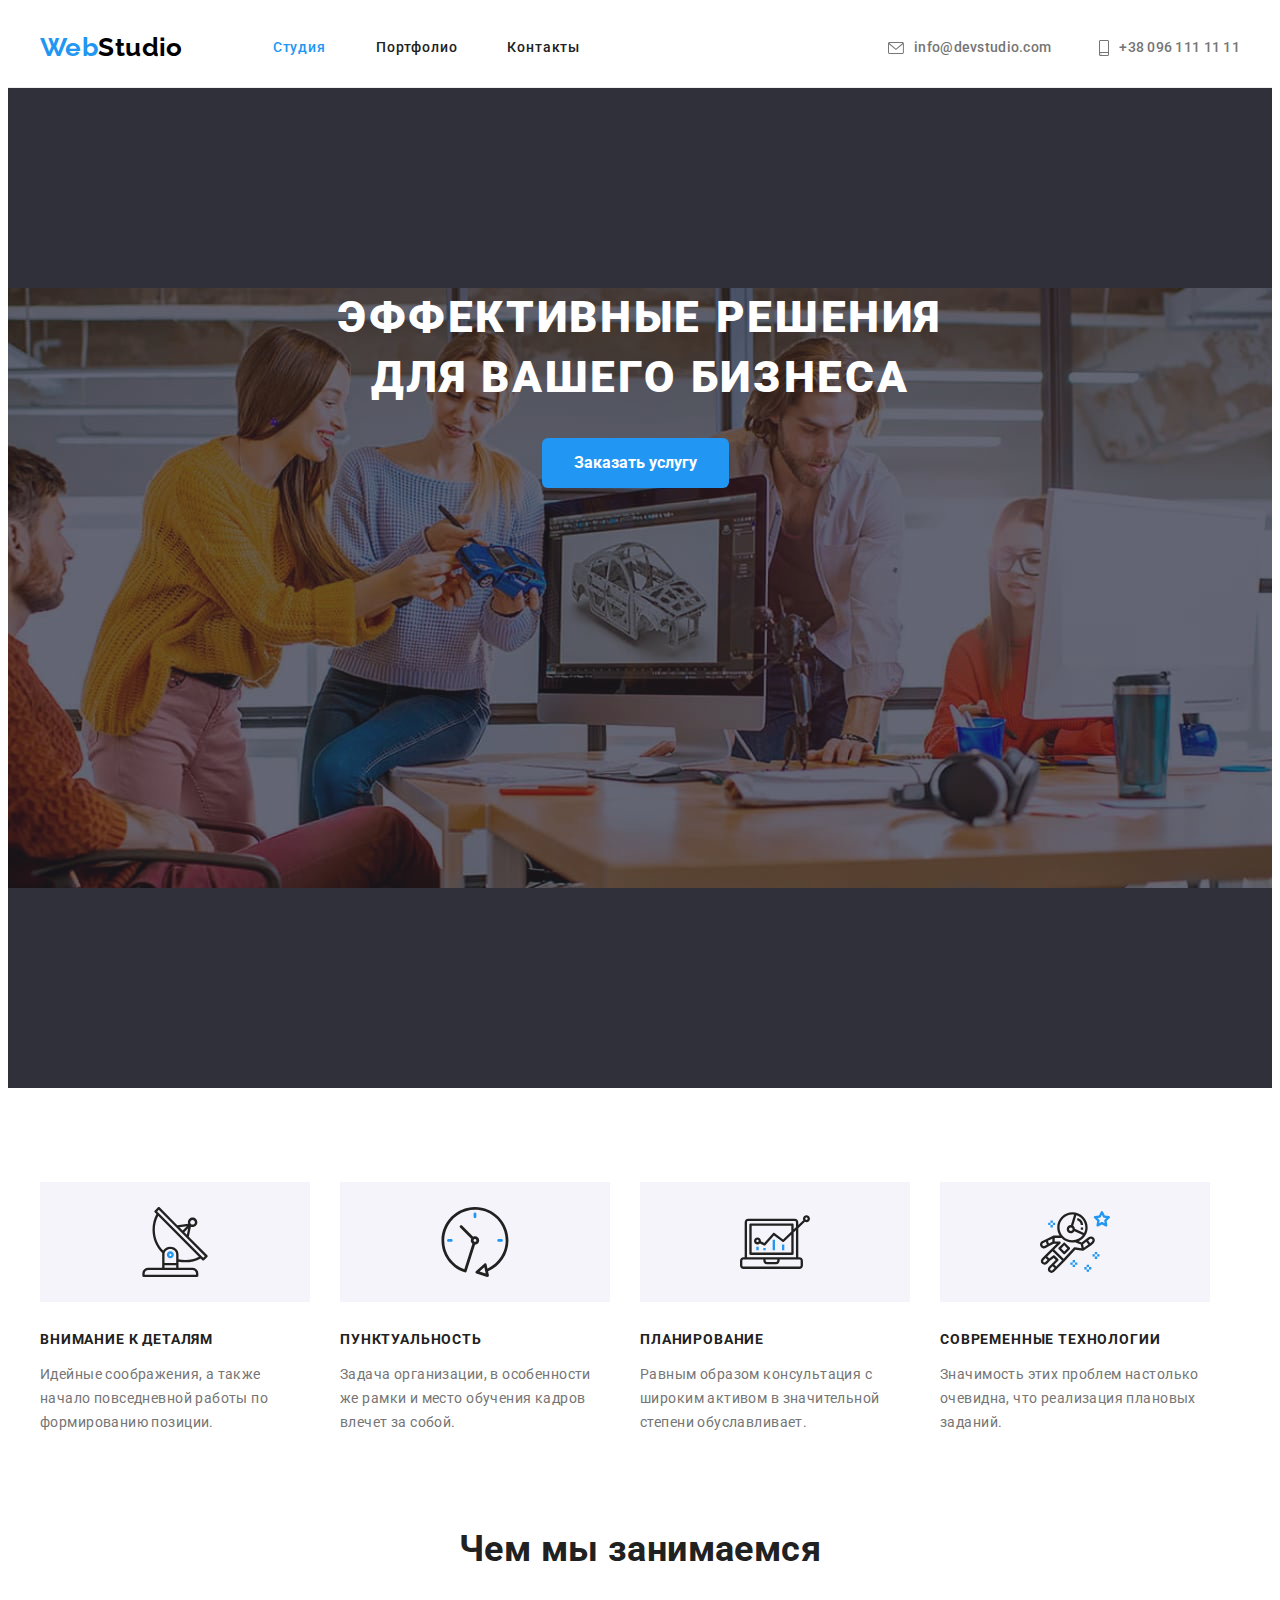
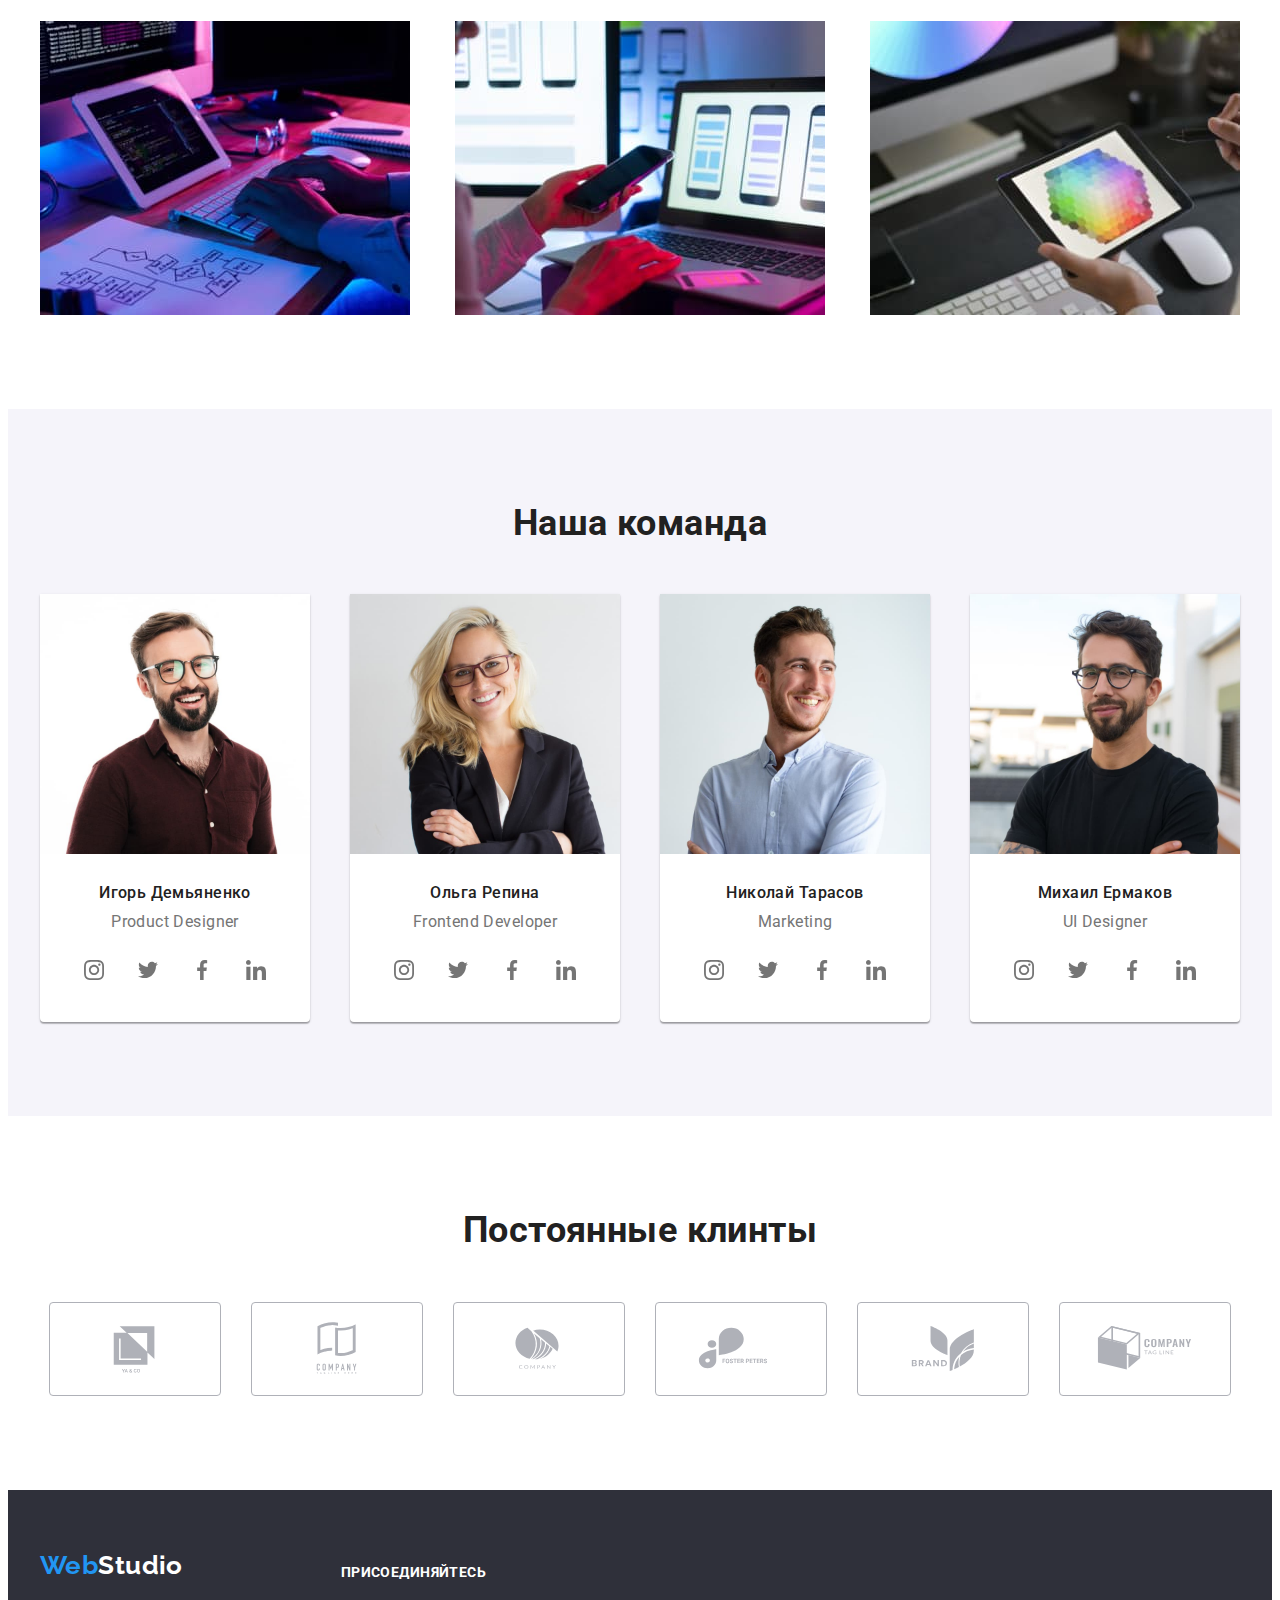
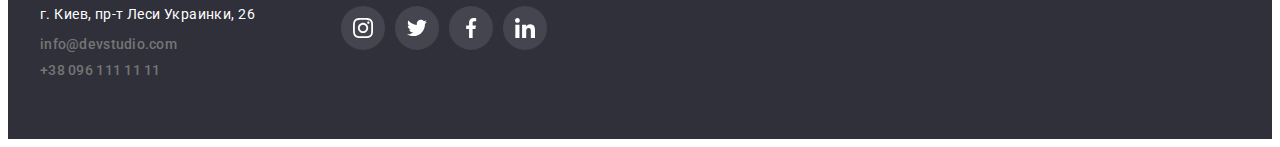
<file: index.html>
<!DOCTYPE html>
<html lang="ru">
<head>
    <meta charset="UTF-8">
    <meta http-equiv="X-UA-Compatible" content="IE=edge">
    <meta name="viewport" content="width=device-width, initial-scale=1.0">
    <title>WebStudio</title>
    <link rel="preconnect" href="https://fonts.googleapis.com">
    <link rel="preconnect" href="https://fonts.gstatic.com" crossorigin>
    <link href="https://fonts.googleapis.com/css2?family=Raleway:wght@700&family=Roboto:wght@400;500;700;900&display=swap" rel="stylesheet">
    <link rel="stylesheet" href="https://cdnjs.cloudflare.com/ajax/libs/modern-normalize/1.1.0/modern-normalize.min.css" integrity="sha512-wpPYUAdjBVSE4KJnH1VR1HeZfpl1ub8YT/NKx4PuQ5NmX2tKuGu6U/JRp5y+Y8XG2tV+wKQpNHVUX03MfMFn9Q==" crossorigin="anonymous" referrerpolicy="no-referrer" />
    <link rel="stylesheet" href="./css/styles.css">
    
</head>
<body>
    <header class="header">

        <div class="header-container">
            <a class="logo" href="./index.html"> <span class="special ">Web</span>Studio</a>
            <nav class="navigation">
                <ul class="list navigation-list">
                    <li class="item"><a href="./index.html" class="link current">Студия</a></li>
                    <li class="item"><a href="./portfolio.html" class="link">Портфолио</a></li>
                    <li class="item"><a href="" class="link">Контакты</a></li>
                </ul>     
            </nav>
    
                <ul class="list list-group">
                    <li class="item"><a href="mailto:info@devstudio.com" class="link link-group">
                        <svg class="icon-group" width="16" height="12">
                            <use href="./images/icons.svg#icon-envelope"></use>
                        </svg>
                        info@devstudio.com
                        
                    </a></li>
                    <li class="item"><a href="tel:+380961111111" class="link link-group">
                        <svg class="icon-group" width="10" height="16">
                            <use href="./images/icons.svg#icon-smartphone"></use>
                        </svg>
                        +38 096 111 11 11</a></li>
                </ul>

        </div> 
            
    </header>
    <main>
        <!--Эффективные решения для вашего бизнеса-->
            <section class="hero">
                <div class="container">
                    <h1 class="hero-title">Эффективные решения для вашего бизнеса</h1>
                <button type="button" class="hero-button">Заказать услугу</button>
                </div>                              
            </section>
         
         <!--Особенности--> 
        <section class="section section-feature">
            
            <div class="container">
                <h2 class="visually-hidden">Особенности</h2>
            <ul class="list feature-list">
                <li class="item">
                    <div class="icon-container">    
                        <svg class="icon-feature" width="70" height="70">
                            <use href="./images/icons.svg#icon-antenna"></use>
                        </svg>
                    </div>
                    <h3 class="subtitle">Внимание к деталям</h3>
                    <p class="text">Идейные соображения, а также начало повседневной работы по формированию позиции.</p>
                </li>
                <li class="item">
                    <div class="icon-container">    
                        <svg class="icon-feature" width="70" height="70">
                            <use href="./images/icons.svg#icon-clock"></use>
                        </svg>
                    </div>
                    <h3 class="subtitle">Пунктуальность</h3>
                    <p class="text">Задача организации, в особенности же рамки и место обучения кадров влечет за собой.</p>
                </li>
                <li class="item">
                    <div class="icon-container">    
                        <svg class="icon-feature" width="70" height="70">
                            <use href="./images/icons.svg#icon-diagram"></use>
                        </svg>
                    </div>
                    <h3 class="subtitle">Планирование</h3>
                    <p class="text">Равным образом консультация с широким активом в значительной степени обуславливает.</p>
                </li>
                <li class="item">
                    <div class="icon-container">    
                        <svg class="icon-feature" width="70" height="70">
                            <use href="./images/icons.svg#icon-astronaut"></use>
                        </svg>
                    </div>
                    <h3 class="subtitle">Современные технологии</h3>
                    <p class="text">Значимость этих проблем настолько очевидна, что реализация плановых заданий.</p>
                </li>

            </ul>
            </div>
        
        </section>

        <!--Чем мы занимаемся-->
        <section class="section">
            <div class="container">
                <h2 class="section-title">Чем мы занимаемся</h2>
            <ul class="list list-about">
                <li class="item-about">
                    <a href="">
                        <img src="./images/studio/box1.jpg" alt="box1" width="370">
                    </a>
                </li>
                <li class="item-about">
                    <a href="">
                        <img src="./images/studio/box2.jpg" alt="box2" width="370"> 
                    </a>
                </li> 
                <li class="item-about">
                    <a href="">
                        <img src="./images/studio/box3.jpg" alt="box3" width="370">
                    </a>
                </li>
            </ul>
            </div>
        </section>

        <!--Наша команда-->
        <section class="section section-team">
            <div class="container"> 
                <h2 class="section-title">Наша команда</h2>
            <ul class="list team-list">
                <li class="item ">
                    <img src="./images/studio/img1.jpg" alt="фото Игорь Демьяненко" width="270">
                        <div class="team">
                            <h3 class="section-subtitle">Игорь Демьяненко</h3>
                            <p class="desc" lang="en"> Product Designer</p>
                            <ul class="list-social">
                                <li class="item-social">
                                    <a class="link-social" href="" aria-label="иконка Instagram">
                                    <svg class="icons-social" width="20" height="20">
                                        <use href="./images/icons.svg#icon-instagram"></use>
                                    </svg>
                                    </a>
                                </li>
                                <li class="item-social">
                                    <a class="link-social" href="" aria-label="иконка Twitter">
                                    <svg class="icons-social" width="20" height="20">
                                        <use href="./images/icons.svg#icon-twitter"></use>
                                    </svg>
                                    </a>
                                </li>
                                <li class="item-social">
                                    <a class="link-social" href="" aria-label="иконка Facebook">
                                    <svg class="icons-social" width="20" height="20">
                                        <use href="./images/icons.svg#icon-facebook"></use>
                                    </svg>
                                    </a>
                                </li>
                                <li class="item-social">
                                    <a class="link-social" href="" aria-label="иконка Linkedin">
                                    <svg class="icons-social" width="20" height="20">
                                        <use href="./images/icons.svg#icon-linkedin"></use>
                                    </svg>
                                    </a>
                                </li>
                            </ul>
                        </div>                             
                </li>                       
                <li class="item">
                    <img src="./images/studio/img2.jpg" alt="фото Ольга Репина" width="270">
                    <div class="team">
                        <h3 class="section-subtitle">Ольга Репина</h3>
                        <p class="desc" lang="en"> Frontend Developer</p>
                        <ul class="list-social">
                            <li class="item-social">
                                <a class="link-social" href="" aria-label="иконка Instagram">
                                <svg class="icons-social" width="20" height="20">
                                    <use href="./images/icons.svg#icon-instagram"></use>
                                </svg>
                                </a>
                            </li>
                            <li class="item-social">
                                <a class="link-social" href="" aria-label="иконка Twitter">
                                <svg class="icons-social" width="20" height="20">
                                    <use href="./images/icons.svg#icon-twitter"></use>
                                </svg>
                                </a>
                            </li>
                            <li class="item-social">
                                <a class="link-social" href="" aria-label="иконка Facebook">
                                <svg class="icons-social" width="20" height="20">
                                    <use href="./images/icons.svg#icon-facebook"></use>
                                </svg>
                                </a>
                            </li>
                            <li class="item-social">
                                <a class="link-social" href="" aria-label="иконка Linkedin">
                                <svg class="icons-social" width="20" height="20">
                                    <use href="./images/icons.svg#icon-linkedin"></use>
                                </svg>
                                </a>
                            </li>
                        </ul>
                    </div>
                </li>
                <li class="item">
                    <img src="./images/studio/img3.jpg" alt="Николай Тарасов" width="270">
                    <div class="team">
                        <h3 class="section-subtitle">Николай Тарасов</h3>
                        <p class="desc" lang="en"> Marketing</p>
                        <ul class="list-social">
                            <li class="item-social">
                                <a class="link-social" href="" aria-label="иконка Instagram">
                                <svg class="icons-social" width="20" height="20">
                                    <use href="./images/icons.svg#icon-instagram"></use>
                                </svg>
                                </a>
                            </li>
                            <li class="item-social">
                                <a class="link-social" href="" aria-label="иконка Twitter">
                                <svg class="icons-social" width="20" height="20">
                                    <use href="./images/icons.svg#icon-twitter"></use>
                                </svg>
                                </a>
                            </li>
                            <li class="item-social">
                                <a class="link-social" href="" aria-label="иконка Facebook">
                                <svg class="icons-social" width="20" height="20">
                                    <use href="./images/icons.svg#icon-facebook"></use>
                                </svg>
                                </a>
                            </li>
                            <li class="item-social">
                                <a class="link-social" href="" aria-label="иконка Linkedin">
                                <svg class="icons-social" width="20" height="20">
                                    <use href="./images/icons.svg#icon-linkedin"></use>
                                </svg>
                                </a>
                            </li>
                        </ul>
                    </div>
                </li>  
                <li class="item">
                    <img src="./images/studio/img4.jpg" alt="фото Михаил Ермаков" width="270">
                    <div class="team">
                        <h3 class="section-subtitle">Михаил Ермаков</h3>
                        <p class="desc" lang="en">UI Designer</p>
                        <ul class="list-social">
                            <li class="item-social">
                                <a class="link-social" href="" aria-label="иконка Instagram">
                                <svg class="icons-social" width="20" height="20">
                                    <use href="./images/icons.svg#icon-instagram"></use>
                                </svg>
                                </a>
                            </li>
                            <li class="item-social">
                                <a class="link-social" href="" aria-label="иконка Twitter">
                                <svg class="icons-social" width="20" height="20">
                                    <use href="./images/icons.svg#icon-twitter"></use>
                                </svg>
                                </a>
                            </li>
                            <li class="item-social">
                                <a class="link-social" href="" aria-label="иконка Facebook">
                                <svg class="icons-social" width="20" height="20">
                                    <use href="./images/icons.svg#icon-facebook"></use>
                                </svg>
                                </a>
                            </li>
                            <li class="item-social">
                                <a class="link-social" href="" aria-label="иконка Linkedin">
                                <svg class="icons-social" width="20" height="20">
                                    <use href="./images/icons.svg#icon-linkedin"></use>
                                </svg>
                                </a>
                            </li>
                        </ul>
                    </div>
                </li>            
            </ul>
            </div>

        </section>

        <!--Постоянные клиенты  -->
        <section class="section">
            <div class="conteiner">
                <h2 class="section-title">Постоянные клинты</h2>
                <ul class="list clients-list">
                    <li class="item clients-item">
                        <svg class="clients-icon" width="106" height="60">
                            <use href="./images/icons.svg#icon-client-1"></use>
                        </svg>
                    </li>
                    <li class="item clients-item">
                        <svg class="clients-icon" width="106" height="60">
                            <use href="./images/icons.svg#icon-client-2"></use>
                        </svg>
                    </li>
                    <li class="item clients-item">
                        <svg class="clients-icon" width="106" height="60"> 
                            <use href="./images/icons.svg#icon-client-3"></use>
                        </svg>
                    </li>
                    <li class="item clients-item">
                        <svg class="clients-icon" width="106" height="60">
                            <use href="./images/icons.svg#icon-client-4"></use>
                        </svg>
                    </li>
                    <li class="item clients-item">
                        <svg class="clients-icon" width="106" height="60">
                            <use href="./images/icons.svg#icon-client-5"></use>
                        </svg>
                    </li>
                    <li class="item clients-item">
                        <svg class="clients-icon" width="106" height="60">
                            <use href="./images/icons.svg#icon-client-6"></use>
                        </svg>
                    </li>
                </ul>
            
            </div>
        </section>

    </main>

    <footer class="footer">
        <div class="container container-footer">
        <div class="container-address">
            <a class="footer-logo" href="./index.html"><span class="special ">Web</span>Studio</a>
            <address>
               <ul class="list list-address">
                   <li class="item address-item">г. Киев, пр-т Леси Украинки, 26</li>
                   <li class="item"><a href="mailto:info@devstudio.com" class="link">info@devstudio.com</a></li>
                   <li class="item"><a href="tel:+380961111111" class="link">+38 096 111 11 11</a></li>
               </ul>
            </address>
        </div>
        <div class="container-social-footer">
            <h3 class="subject">Присоединяйтесь</h3>
            <ul class="list-social">
                <li class="item-social">
                    <a class="link-social" href="" aria-label="иконка Instagram">
                        <svg class="icons-social" width="20" height="20">
                            <use href="./images/icons.svg#icon-instagram"></use>
                        </svg>
                    </a>
                </li>
                <li class="item-social">
                    <a class="link-social" href="" aria-label="иконка Twitter">
                        <svg class="icons-social" width="20" height="20">
                            <use href="./images/icons.svg#icon-twitter"></use>
                        </svg>
                    </a>
                </li>
                <li class="item-social">
                    <a class="link-social" href="" aria-label="иконка Facebook">
                        <svg class="icons-social" width="20" height="20">
                            <use href="./images/icons.svg#icon-facebook"></use>
                        </svg>
                    </a>
                </li>
                <li class="item-social">
                    <a class="link-social" href="" aria-label="иконка Linkedin">
                        <svg class="icons-social" width="20" height="20">
                            <use href="./images/icons.svg#icon-linkedin"></use>
                        </svg>
                    </a>
                </li>
            </ul> 
     
        </div>
    </div>
    </footer>    
    </body>
</html>
</file>
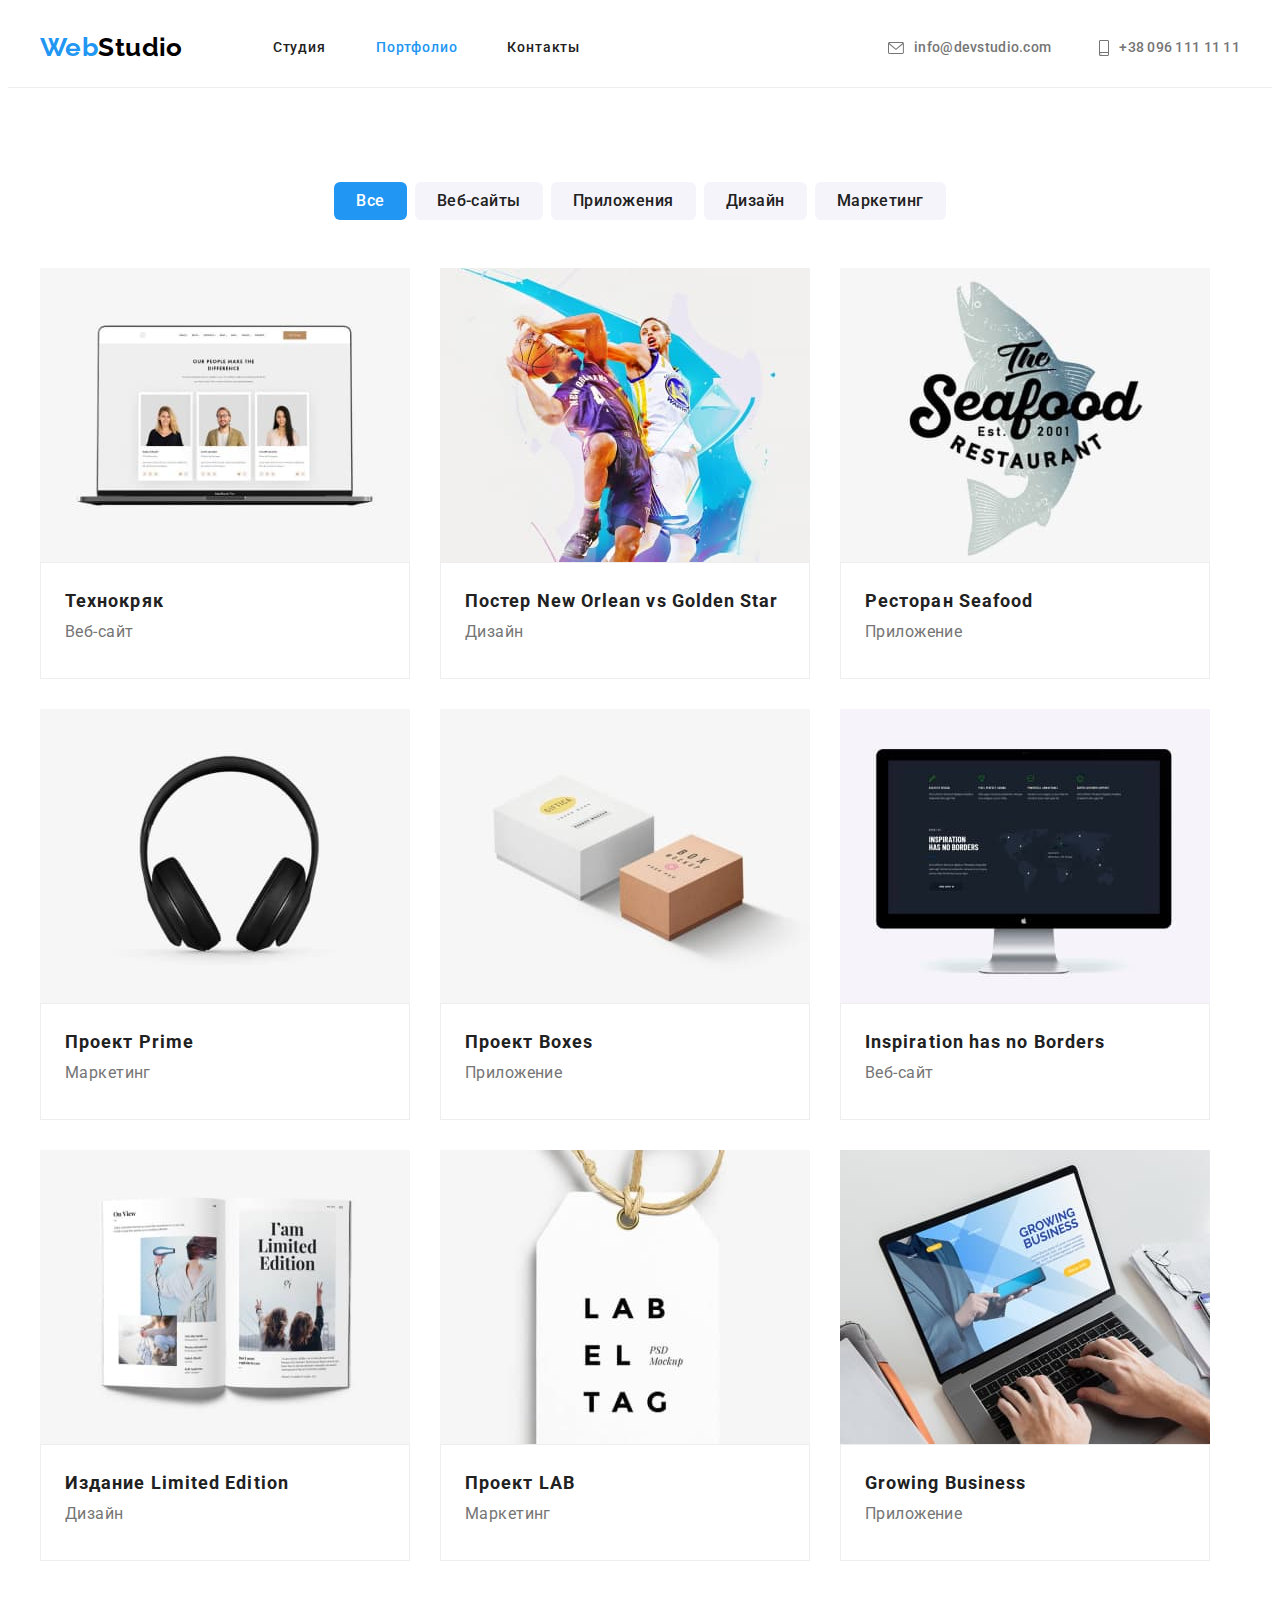
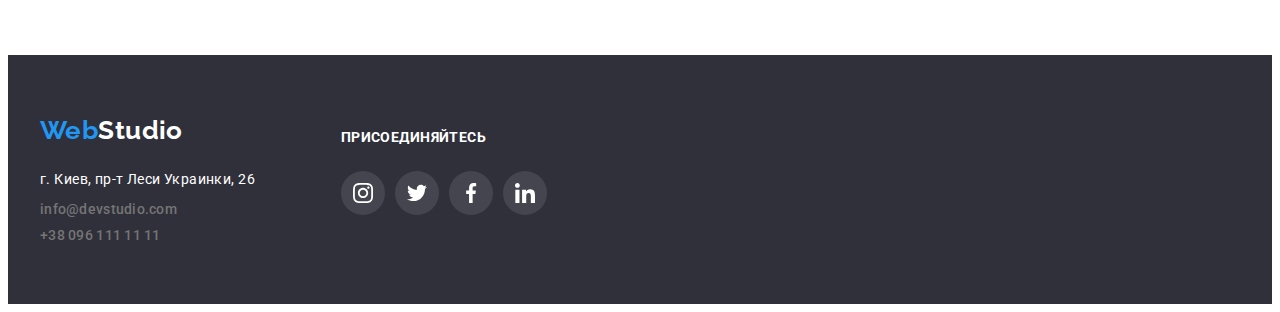
<file: portfolio.html>
<!DOCTYPE html>
<html lang="ru">
<head>
    <meta charset="UTF-8">
    <meta http-equiv="X-UA-Compatible" content="IE=edge">
    <meta name="viewport" content="width=device-width, initial-scale=1.0">
    <title>Portfolio</title>
    <link rel="preconnect" href="https://fonts.googleapis.com">
    <link rel="preconnect" href="https://fonts.gstatic.com" crossorigin>
    <link href="https://fonts.googleapis.com/css2?family=Raleway:wght@700&family=Roboto:wght@400;500;700;900&display=swap" rel="stylesheet">
    <link rel="stylesheet" href="https://cdnjs.cloudflare.com/ajax/libs/modern-normalize/1.1.0/modern-normalize.min.css" integrity="sha512-wpPYUAdjBVSE4KJnH1VR1HeZfpl1ub8YT/NKx4PuQ5NmX2tKuGu6U/JRp5y+Y8XG2tV+wKQpNHVUX03MfMFn9Q==" crossorigin="anonymous" referrerpolicy="no-referrer" />
    <link rel="stylesheet" href="./css/styles.css">
    
</head>
<body class="page">
    <header class="header">
        <div class="header-container">
            <a class="logo" href="./index.html"> <span class="special ">Web</span>Studio</a>
            <nav class="navigation">
                <ul class="list navigation-list">
                    <li class="item"><a href="./index.html" class="link">Студия</a></li>
                    <li class="item"><a href="./portfolio.html" class="link current">Портфолио</a></li>
                    <li class="item"><a href="" class="link">Контакты</a></li>
                </ul>     
            </nav>
    
                <ul class="list list-group">
                    <li class="item"><a href="mailto:info@devstudio.com" class="link link-group">
                        <svg class="icon-group" width="16" height="12">
                            <use href="./images/icons.svg#icon-envelope"></use>
                        </svg>
                        info@devstudio.com
                        
                    </a></li>
                    <li class="item"><a href="tel:+380961111111" class="link link-group">
                        <svg class="icon-group" width="10" height="16">
                            <use href="./images/icons.svg#icon-smartphone"></use>
                        </svg>
                        +38 096 111 11 11</a></li>
                </ul>

        </div> 
            
    </header>
    <main>
        <section class="section">
            <h1 class="visually-hidden">Портфолио</h1>
            <div class="container">
                
                 <ul class="list button-list">
                    <li class="item item-button"><button class="project-button current" type="button">Все</button></li>
                    <li class="item item-button"><button class="project-button" type="button">Веб-сайты</button></li>
                    <li class="item item-button"><button class="project-button" type="button">Приложения</button></li>
                    <li class="item item-button"><button class="project-button" type="button">Дизайн</button></li>
                    <li class="item item-button"><button class="project-button" type="button">Маркетинг</button></li>
                </ul>   
            
                <ul class="list-projects">
                    <li class="item item-project">
                        <img src="./images/portfolio/project1.jpg" alt="Образец Веб-сайта" width="370" height="294">
                        <div class="subtitle-container">
                            <h2 class="subtitle">Технокряк</h2>
                            <p class="desc">Веб-сайт</p> 
                        </div>                   
                    </li>
                    <li class="item item-project">
                        <img src="./images/portfolio/project2.jpg" alt="Образец Дизайн" width="370" height="294">
                        <div class="subtitle-container">
                            <h2 class="subtitle">Постер New Orlean vs Golden Star</h2>
                            <p class="desc">Дизайн</p>
                        </div>                    
                    </li>
                    <li class="item item-project">
                        <img src="./images/portfolio/project3.jpg" alt="Образец Приложение" width="370" height="294">
                        <div class="subtitle-container">
                            <h2 class="subtitle">Ресторан Seafood</h2>
                            <p class="desc">Приложение</p> 
                        </div>                   
                    </li>
                    <li class="item item-project">
                        <img src="./images/portfolio/project4.jpg" alt="Образец Маркетинг" width="370" height="294">
                        <div class="subtitle-container">
                            <h2 class="subtitle">Проект Prime</h2>
                            <p class="desc">Маркетинг</p>  
                        </div>            
                                  
                    </li>
                    <li class="item item-project">
                        <img src="./images/portfolio/project5.jpg" alt="Образец Приложение" width="370" height="294">
                        <div class="subtitle-container">
                            <h2 class="subtitle">Проект Boxes</h2>
                            <p class="desc">Приложение</p>   
                        </div>                 
                    </li>
                    <li class="item item-project">
                        <img src="./images/portfolio/project6.jpg" alt="Образец Веб-сайт" width="370" height="294">
                        <div class="subtitle-container">
                            <h2 class="subtitle" lang="en">Inspiration has no Borders</h2>
                            <p class="desc">Веб-сайт</p>
                        </div>                    
                    </li>
                    <li class="item item-project">
                        <img src="./images/portfolio/project7.jpg" alt="Образец Дизайн" width="370" height="294">
                        <div class="subtitle-container">
                            <h2 class="subtitle">Издание Limited Edition</h2>
                            <p class="desc">Дизайн</p>
                        </div>                    
                    </li>
                    <li class="item item-project">
                        <img src="./images/portfolio/project8.jpg" alt="Образец Маркетинг" width="370" height="294">
                        <div class="subtitle-container">
                            <h2 class="subtitle">Проект LAB</h2>
                            <p class="desc">Маркетинг</p>
                        </div>                    
                    </li>
                    <li class="item item-project">
                        <img src="./images/portfolio/project9.jpg" alt="Образец Приложение" width="370" height="294">
                        <div class="subtitle-container">
                            <h2 class="subtitle">Growing Business</h2>
                            <p class="desc">Приложение</p> 
                        </div>                   
                    </li>
                </ul>    
            </div>              
            
        </section>
        
    </main>

    <footer class="footer">
        <div class="container container-footer">
            <div class="container-address">
                <a class="footer-logo" href="./index.html"><span class="special ">Web</span>Studio</a>
                <address>
                   <ul class="list list-address">
                       <li class="item address-item">г. Киев, пр-т Леси Украинки, 26</li>
                       <li class="item"><a href="mailto:info@devstudio.com" class="link">info@devstudio.com</a></li>
                       <li class="item"><a href="tel:+380961111111" class="link">+38 096 111 11 11</a></li>
                   </ul>
                </address>
            </div>
            <div class="container-social-footer">
                <h3 class="subject">Присоединяйтесь</h3>
                <ul class="list-social">
                    <li class="item-social">
                        <a class="link-social" href="" aria-label="иконка Instagram">
                            <svg class="icons-social" width="20" height="20">
                                <use href="./images/icons.svg#icon-instagram"></use>
                            </svg>
                        </a>
                    </li>
                    <li class="item-social">
                        <a class="link-social" href="" aria-label="иконка Twitter">
                            <svg class="icons-social" width="20" height="20">
                                <use href="./images/icons.svg#icon-twitter"></use>
                            </svg>
                        </a>
                    </li>
                    <li class="item-social">
                        <a class="link-social" href="" aria-label="иконка Facebook">
                            <svg class="icons-social" width="20" height="20">
                                <use href="./images/icons.svg#icon-facebook"></use>
                            </svg>
                        </a>
                    </li>
                    <li class="item-social">
                        <a class="link-social" href="" aria-label="иконка Linkedin">
                            <svg class="icons-social" width="20" height="20">
                                <use href="./images/icons.svg#icon-linkedin"></use>
                            </svg>
                        </a>
                    </li>
                </ul> 
         
            </div>
        </div>
    </footer>    
</body>
</html>
</file>
<file: css/styles.css>
:root {
    --primary-text-color: #757575;
    --title-text-color: #212121; 
    --accent-color: #2196F3;
    --white-color: #FFFFFF;
    --bkg-white-color: #E5E5E5;
    --bkg-btn-color: #F5F4FA;
    --bkg-dark-color: #2F303A;
}

body {

    color: var(--primary-text-color);
    font-size: 14px;
    font-family: roboto, sans-serif;
    letter-spacing: 0.03em;
}

h1, h2, h3, h4, h5, h6, p {
    margin: 0;
}

img {
    display: block;
}

.list,
.list-projects {
    list-style: none;
    margin: 0;
    padding: 0;
}

.container {
    /* outline: 1px solid red; */

    width: 1200px;

    padding-left: 15px;
    padding-right: 15px;
    margin: 0 auto;
    margin-left: auto;
    margin-right: auto;
    

}

/* header */

.header-container {
    display: flex;
    align-items: center;
    width: 1200px;

    padding-left: 15px;
    padding-right: 15px;

    margin-left: auto;
    margin-right: auto;

    
}

.header {
    border-bottom: 1px solid #EEEEEE;
}

.logo {
    padding-top: 24px;
}

.logo,
.footer-logo {
    margin-right: 90px;
    padding-bottom: 24px;

    color: #000000;
    font-family: Raleway, sans-serif;

    font-weight: 700;
    font-size: 26px;
    line-height: 1.2;
    text-decoration: none;
}

.special {
    color: var(--accent-color);
}

.navigation-list {
    display: flex;
    align-items: center;
}

.navigation-list .item {
    margin-right: 50px;
} 

.navigation-list .item:last-child {
    margin-right: 0;
} 

.navigation-list .link {
    display: block;
    padding-top: 30px;
    padding-bottom: 30px;
    color: var(--title-text-color);
    font-weight: 500;
    
    line-height: 1.14;
    letter-spacing: 0.06em;
    text-decoration: none;      
}


.navigation-list .current {
    color: var(--accent-color);
}

.list-group {
    display: flex;
    align-items: center;    
}

.link-group {
    display: flex;
    align-items: center;

    padding-top: 30px;
    padding-bottom: 30px;
    
    color: var(--primary-text-color);
    font-weight: 500;
   
    line-height: 1.14;
    letter-spacing: 0.02em;
    text-decoration: none;
}

.link-group:hover,
.link-group:focus {
    color: var(--accent-color);
}

.icon-group {
    fill: currentColor;
    margin-right: 10px;
}

.list-group {
    margin-left: auto;
} 

.list-group .item + .item {
    margin-left: 48px;
}

.navigation-list .link:hover,
.navigation-list .link:focus {
    color: var(--accent-color);
}

/* main */

.section {
    padding-top: 94px;
    padding-bottom: 94px;
}

/* hero */

.hero {
    max-width: 1600px;
    height: 600px;
    margin-left: auto;
    margin-right: auto;
    background-color: var(--bkg-dark-color);
    background-image: linear-gradient(to right, rgba(47, 48, 58, 0.4), rgba(47, 48, 58, 0.4)), url(../images/studio/fon-hero.jpg) ;
    background-repeat: no-repeat;
    background-position: center;
    background-size: auto;
    padding: 200px 0;
}


.hero-title {
    margin: auto;
    
    margin-bottom: 30px;
    max-width: 650px;

    font-weight: 900;
    font-size: 44px;
    line-height: 1.36;    
    text-align: center;
    letter-spacing: 0.06em;
    text-transform: uppercase;

    color: var(--white-color);
       
}

.hero-button {
    display: flex;
    border: none;
    border-radius: 6px;
    
    align-items: center;
    padding: 10px 32px;
    margin-right: 467px;
    margin-left: 502px;
    
    font-family: inherit;
    font-weight: 700;
    font-size: 16px;
    line-height: 1.88;
        
    color: var(--white-color);
    background-color: var(--accent-color);
    cursor: pointer;

}

.hero-button:hover,
.hero-button:focus {
    background-color: #188CE8;
}


/* секции особенности  */

.section-feature {
    padding-bottom: 0;
} 

.text {
    font-weight: 400;

    line-height: 1.71;
    letter-spacing: 0.03em;
    color: var(--primary-text-color);
}

.feature-list {
    display: flex;
}

.feature-list .item {
    width: 270px;
/* height: 101px; */
    margin-right: 30px;
}

.feature-list .item:last-child {
    margin-right: 0;
}

.feature-list .subtitle {
    margin-bottom: 15px;

    font-size: 14px;
    font-weight: 700;
    line-height: 1.14;
    text-transform: uppercase;
    color: var(--title-text-color);
}

.icon-container {
    display: flex;
    align-items: center;
    justify-content: center;

    margin-bottom: 30px;
    width: 270px;
    height: 120px;
    background-color: var(--bkg-btn-color);
}

/* секция чем мы занимаемся */
.section-title {

    font-weight: 700;
    font-size: 36px;
    line-height: 1.16;
    text-align: center;
    
    color: var(--title-text-color);
 }


.section-title {
    margin-bottom: 50px;
}

.section .list-about {
    display: flex;
    justify-content: space-between;
}

.section .item-about {
    margin-right: 30px;
  }

  .section .item-about:last-child {
    margin-right: 0;
  }

/* секция Наша команда */
.section-team {
    /* width: 1600px; */
    margin-left: auto;
    margin-right: auto;
    background-color: var(--bkg-btn-color);
}

.section-title {
    margin-bottom: 50px;
}

.team-list .item {
    background-color: var(--white-color);
    box-shadow: 0px 1px 3px rgba(0, 0, 0, 0.12), 0px 1px 1px rgba(0, 0, 0, 0.14), 0px 2px 1px rgba(0, 0, 0, 0.2);
    border-radius: 0px 0px 4px 4px;
}

.section-team .list {
    display: flex;
    justify-content: space-between;
}
.section-team .item {
    margin-right: 30px;
}

.section-team .item:last-child{
    margin-right: 0;
}

.team-list .section-subtitle {  
    font-weight: 500;
    font-size: 16px;
    line-height: 1.18;
    text-align: center;

    color: var(--title-text-color);
}

.team-list {
    display: flex;
    flex-wrap: wrap;
}

.team {
    padding-top: 30px;
    padding-bottom: 30px;
}

.team-list .desc {
    font-weight: 400;
    font-size: 16px;
    line-height: 1.18;
    text-align: center;
}

.section-subtitle {
    margin-bottom: 10px;
}

.desc {
    margin-bottom: 16px;

    font-weight: 400;
    font-size: 16px;
    line-height: 1.18;

    color: var(--primary-text-color);
}

.list-social {
    padding: 0;
    list-style: none;
    display: flex;
    justify-content: center;
    align-items: center;
}


.link-social {
    display: flex;
    align-items: center;
    justify-content: center;
    width: 44px;
    height: 44px;
   
    color: var(--primary-text-color);
 
    border-radius: 50%;
}

.list-social .item-social {
    margin-right: 10px;
}

.list-social .item-social:last-child {
    margin-right: 0;
}  

.link-social:hover,
.link-social:focus {
    background-color: var(--accent-color);
    color: var(--white-color);
}

.icons-social {
    fill: currentColor;
       
}

/* .icons-social:hover,
.icons-social:focus {
    fill: var(--white-color);
   
} */




/* абзацы */
.text {
    font-weight: 400;
    line-height: 1.71;
    letter-spacing: 0.03em;
    color: var(--primary-text-color);

}


/* projects h2*/ 

.visually-hidden {
    position: absolute;
    width: 1px;
    height: 1px;
    margin: -1px;
    border: 0;
    padding: 0;
    white-space: nowrap;
    clip-path: inset(100%);
    clip: rect(0 0 0 0);
    overflow: hidden;
  }

.subtitle {
    font-weight: 700;
    font-size: 18px;
    line-height: 2.0;
    letter-spacing: 0.06em;
    color: var(--title-text-color);
        
}

/* секция Clients */

.clients-list {
    display: flex;
    align-items: center;
    justify-content: center;
}
    
    
.clients-item {
    display: flex;
    align-items: center;
    justify-content: center;
    width: 170px;
    height: 92px;

    border: 1px solid #AFB1B8;
    border-radius: 4px;
    color: #AFB1B8;
}

.clients-item:hover {
    border-color: var(--accent-color);
    color: var(--accent-color);
}

.clients-icon {
    fill: currentColor;
}



.clients-item {
    margin-right: 30px;
}
  
.clients-item:last-child {
    margin-right: 0;
}
     

/* footer */

.footer {
   
  
    
   
    padding-top: 60px;
    padding-bottom: 60px;
    background-color: var(--bkg-dark-color);
    
}

.container-footer {
    display: flex;
    align-items: center;
    justify-content: start;
}

.container-address {
    margin-right: 68px;
}



.container-social-footer .list-social {
display: flex;
align-items: start;
justify-content: start;
}

.subject {
 padding-bottom: 12px;  

font-family: 'Roboto';
font-style: normal;
font-weight: 700;
font-size: 14px;
line-height: 16px;
letter-spacing: 0.03em;
text-transform: uppercase;

color: var(--white-color);

}

.container-social-footer .link-social {
    background-color: rgba(255, 255, 255, 0.1);
    border-radius: 50%;
}

.container-social-footer .icons-social{
    
    fill: var(--white-color);

}

.container-social-footer .link-social:hover,
.container-social-footer .link-social:focus {
    background-color: var(--accent-color);
}

.footer-logo {
   
    color: var(--white-color);
    }


.address-item {
    
    font-size: 14px;
    line-height: 1.71;
    color: var(--white-color);
}

.list-address {
    padding-top: 22px;
    
    font-style: normal;
}

.list-address .link {
    
    color: var(--primary-text-color);
    font-weight: 500;
   
    line-height: 1.14;
    letter-spacing: 0.02em;
    text-decoration: none;
}



.list-address .item {
    margin-bottom: 9px;
}

.list-address .item:last-child {
    margin-bottom: 0;
}



/* Portfolio */

/* .portfolio-section {
    padding-top: 94px;
    
} */

/* .container-button-list {
    margin-bottom: 48px;
} */

.button-list {
    margin-bottom: 48px;
}

.section .button-list {
    display: flex;
    align-items: center;
    justify-content: center;
}

.section .item-button {
    margin-right: 8px;
}

.section .item-button:last-child {
    margin-right: 0px;
}

.project-button {
    padding: 6px 22px;
    border: none;
    border-radius: 6px;
    cursor: pointer;
    

    font-family: inherit;
    font-weight: 500;
    font-size: 16px;
    line-height: 1.62;
    text-align: center;
    letter-spacing: 0.03em;
    background-color: var(--bkg-btn-color);
    color: var(--title-text-color);
}

.project-button:hover,
.project-button:focus {
    background-color: var(--accent-color);
    color: var(--white-color);
}

.button-list .current {
    background-color: var(--accent-color);
    color: var(--white-color);
}

.list-projects {
    display: flex;
    flex-wrap: wrap;
    }


    


.container .item-project {
    margin-right: 30px;
    margin-bottom: 30px;
}

.container .item-project:nth-child(3n) {
    margin-right: 0;
} 

.container .item-project:nth-last-child(-n + 3) {
    margin-bottom: 0;
}

.subtitle-container {
    padding: 20px 24px;
    border: 1px solid #EEEEEE;
}
    


.list-projects .item:hover,
.list-projects .item:focus {
    box-shadow: 0px 1px 1px rgba(0, 0, 0, 0.12), 0px 4px 4px rgba(0, 0, 0, 0.06), 1px 4px 6px rgba(0, 0, 0, 0.16);

}

.list-projects .subtitle {
    margin-bottom: 4px;
}
</file>
